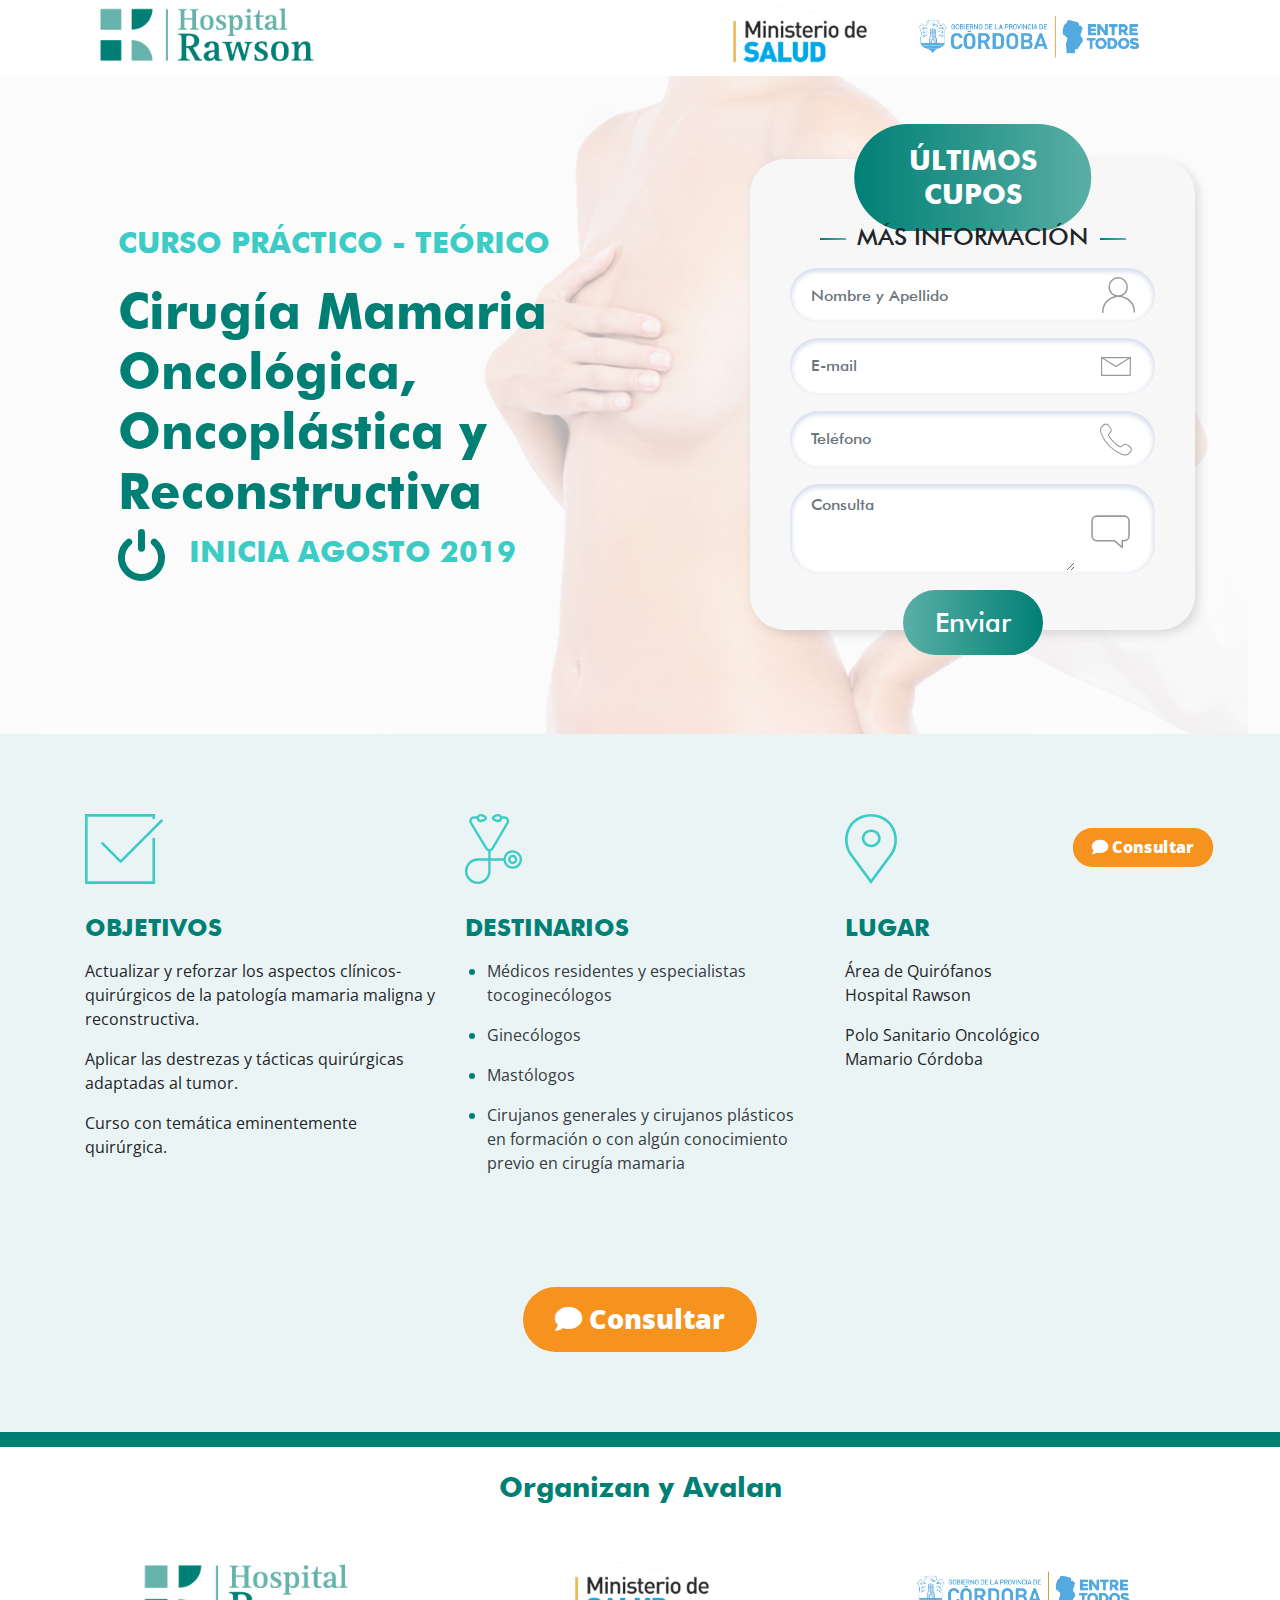
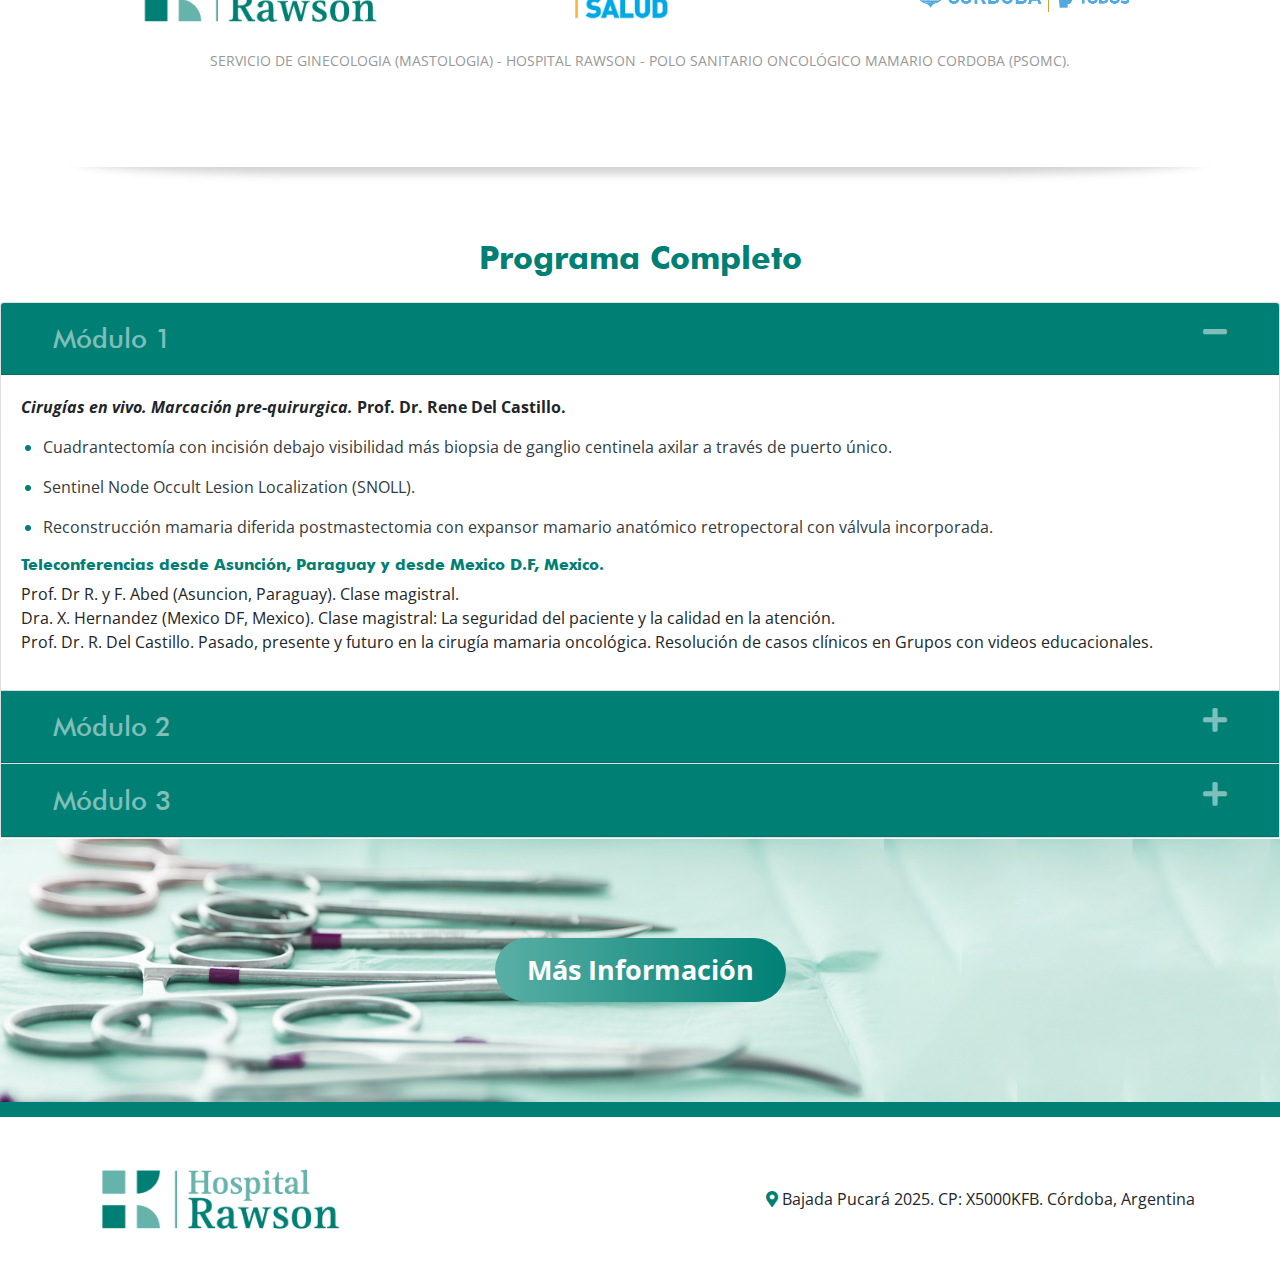
<file: index.html>
<!DOCTYPE html>
<html lang="en">
<head>
    <meta charset="UTF-8">
    <meta name="viewport" content="width=device-width, initial-scale=1.0">
    <meta http-equiv="X-UA-Compatible" content="ie=edge">
    <title>CURSO PRÁCTICO - TEÓRICO | Cirugía Mamaria Oncológica, Oncoplástica y Reconstructiva</title>
    <link rel="stylesheet" href="assets/css/bootstrap.min.css">
    <link rel="stylesheet" href="assets/css/style.css">
    <link rel="stylesheet" href="assets/css/responsive.css">
    <link rel="stylesheet" href="assets/css/all.css">
    <link rel="shortcut icon" href="assets/images/favicon.png" type="image/x-icon">
    <link href="http://fonts.googleapis.com/css?family=Open+Sans:400,600,600i,700&display=swap" rel="stylesheet">
    
    <!-- Google Tag Manager -->
    <script>(function(w,d,s,l,i){w[l]=w[l]||[];w[l].push({'gtm.start':
    new Date().getTime(),event:'gtm.js'});var f=d.getElementsByTagName(s)[0],
    j=d.createElement(s),dl=l!='dataLayer'?'&l='+l:'';j.async=true;j.src=
    'https://www.googletagmanager.com/gtm.js?id='+i+dl;f.parentNode.insertBefore(j,f);
    })(window,document,'script','dataLayer','GTM-W7BWPP9');</script>
    <!-- End Google Tag Manager -->

</head>
<body>
      <!-- Google Tag Manager (noscript) -->
      <noscript><iframe src="https://www.googletagmanager.com/ns.html?id=GTM-W7BWPP9"
      height="0" width="0" style="display:none;visibility:hidden"></iframe></noscript>
      <!-- End Google Tag Manager (noscript) -->
      
        <nav class="site-header sticky-top py-1 bg-white">
          <div class="container d-flex flex-column flex-md-row justify-content-between">
            <div class="row">
              <div class="col-lg-3 col-4">
                  <img src="assets/images/hospital-rawson.png" class="img-fluid" alt="">
              </div>
              <div class="col-lg-4 d-none d-lg-block d-md-block"></div>
              <div class="col-lg-2 col-3">
                  <img src="assets/images/salud.png" class="img-fluid" alt="">
              </div>
              <div class="col-lg-3 col-5">
                    <img src="assets/images/logo-cba.png" class="img-fluid" alt="">
              </div>

            </div>

            <a class="py-2 d-none d-md-inline-block ml-5" href="#">
            </a>
            <a class="py-2 d-none d-md-inline-block text-right" href="#">
            </a>

          </div>
        </nav>
    
        <div class="position-relative overflow-hidden p-3 p-md-5 bg-light hero" id="hero">
          <div class="container">
            <div class="row">
              <div class="col-md-6 col-12 p-lg-5 my-5">
                <p class="">CURSO PRÁCTICO - TEÓRICO</p>
                <h1 class="">Cirugía Mamaria Oncológica, Oncoplástica y Reconstructiva</h1>
                <img src="assets/images/inicia.svg" class="float-left mr-3 mr-lg-4 inicio" alt="">
                <p>INICIA AGOSTO 2019 </p>
              </div>
              <div class="col-md-1"></div>
              <div class="col-md-5 col-12">
                <div class="head-form">
                  <h3 class="text-center text-white mb-0">ÚLTIMOS CUPOS</h3>
                </div>
                <div class="form">
                  <h4 class="text-center font-weight-normal sub-form position-relative mb-3">MÁS INFORMACIÓN</h4>
                  <form action="contact_process.php" method="POST">
                    <div class="form-group">
                      <div class="input-group">
                        <input type="text" class="form-control" id="name" name="name" placeholder="Nombre y Apellido">
                        <div class="input-group-prepend">
                          <div class="input-group-text">
                            <img src="assets/images/iconos/nombre.svg" alt="">
                          </div>
                        </div>
                      </div>
                    </div>
                    <div class="form-group">
                        <div class="input-group mb-2">
                          <input type="email" class="form-control" id="email" name="email" placeholder="E-mail">
                            <div class="input-group-prepend">
                              <div class="input-group-text">
                                <img src="assets/images/iconos/mail.svg" alt="">
                              </div>
                            </div>
                        </div>
                      
                    </div>
                    <div class="form-group">
                        <div class="input-group mb-2">
                          <input type="text" class="form-control" id="phone" name="phone" placeholder="Teléfono">
                            <div class="input-group-prepend">
                              <div class="input-group-text">
                                <img src="assets/images/iconos/telefono.svg" alt="">
                              </div>
                            </div>
                        </div>
                    </div>
                    <div class="form-group">
                        <div class="input-group textarea mb-2">
                          <textarea name="consulta" id="" rows="3" class="form-control" placeholder="Consulta"></textarea>
                            <div class="input-group-prepend">
                              <div class="input-group-text">
                                <img src="assets/images/iconos/mensaje.svg" alt="">
                              </div>
                            </div>
                        </div> 
                    </div>
                    <button type="submit" class="btn btn-primary btn-center">Enviar</button>
                  </form>
                </div>
              </div>
            </div>
          </div>
        </div>
    
        <section class="curso">
          <div class="container">
            <div class="row">
              <div class="col-lg-4 col-12 mb-4 text-lg-left text-md-left text-center mb-5">
                <img src="assets/images/iconos/objetivos.svg" class="img-curso" alt="">
                <h4 class="color-verder mb-3">OBJETIVOS</h4>
                <p>Actualizar y reforzar los aspectos clínicos-quirúrgicos de la patología mamaria maligna y reconstructiva.</p>
                <p>Aplicar las destrezas y tácticas quirúrgicas adaptadas al tumor.</p>
                <p>Curso con temática eminentemente quirúrgica.</p>
              </div>
              <div class="col-lg-4 col-12 mb-4 text-lg-left text-md-left text-center mb-5">
                <img src="assets/images/iconos/destinatarios.svg" class="img-curso" alt="">
                <h4 class="color-verder mb-3">DESTINARIOS</h4>
                <ul>
                  <li>
                    <p class="text-dark">Médicos residentes y especialistas tocoginecólogos</p>
                  </li>
                  <li>
                    <p class="text-dark">Ginecólogos</p>
                  </li>
                  <li>
                    <p class="text-dark">Mastólogos</p>
                  </li>
                  <li>
                    <p class="text-dark">Cirujanos generales y cirujanos plásticos en formación o con algún conocimiento previo en cirugía mamaria</p>
                  </li>
                </ul>
                
              </div>
              <div class="col-lg-4 col-12 mb-4 text-lg-left text-md-left text-center mb-5">
                <img src="assets/images/iconos/lugar.svg" class="img-curso" alt="">
                <h4 class="color-verder mb-3">LUGAR</h4>
                <p>Área de Quirófanos<br>
                    Hospital Rawson
                </p>
                <p>
                    Polo Sanitario Oncológico<br>
                    Mamario Córdoba 
                </p>
              </div>
              <div class="col-12 text-center mt-5">
                  <a class="btn btn-warning text-white" href="#hero"> <i class="fa fa-comment"></i> Consultar</a>
              </div>
            </div>
          </div>
        </section>

        <section class="my-4 organizan">
          <div class="container">
            <div class="row">
              <div class="col-12 text-center mb-5">
                <h3 class="color-verder">Organizan y Avalan</h3>
              </div>
              <div class="col-lg-4 col-12 text-center">
                <img src="assets/images/hospital-rawson.png" class="logos-organizan" alt="">
                
              </div>
              <div class="col-lg-4 col-4 text-center">
                <img src="assets/images/salud.png" class="logos-organizan" alt="">
                
                
              </div>
              <div class="col-lg-4 col-8 text-center">
                <img src="assets/images/logo-cba.png" class="logos-organizan" alt="">
                
              </div>
              
            </div>
            <div class="row">
              <div class="col-12 mt-4 text-center">
                <p class="org-texto">SERVICIO DE GINECOLOGIA (MASTOLOGIA) - HOSPITAL RAWSON     -      POLO SANITARIO ONCOLÓGICO MAMARIO CORDOBA (PSOMC).</p>
              </div>
              
            </div>
            <div class="row">
              <div class="col-12 shadow curved">

              </div>
            </div>
          </div>
        </section>
    
        <section>
          <div class="container">
            <div class="row">
              <div class="col-12 text-center">
                <h2 class="color-verder mb-4">Programa Completo</h2>
              </div>
            </div>
          </div>
          <div class="bs-example">
            <div class="accordion" id="accordionExample">
                <div class="card">
                    <div class="card-header" id="headingOne">
                      <h2 class="mb-0 ">
                          <button type="button" class="btn btn-link text-white-50 w-100 text-left" data-toggle="collapse" data-target="#collapseOne"><i class="fa fa-plus float-right"></i> Módulo 1 </button>									
                        </h2>
                    </div>
                    <div id="collapseOne" class="collapse show" aria-labelledby="headingOne" data-parent="#accordionExample">
                        <div class="card-body">
                            <p><b><i>Cirugías en vivo. Marcación pre-quirurgica.</i> Prof. Dr. Rene Del Castillo.</b></p>
                            <ul>
                              <li>
                                <p class="text-dark">Cuadrantectomía con incisión debajo visibilidad más biopsia de ganglio centinela axilar a través de puerto único.
                                  </p>
                              </li>
                              <li>
                                <p class="text-dark">Sentinel Node Occult Lesion Localization (SNOLL).</p>
                              </li>
                              <li>
                                <p class="text-dark">Reconstrucción mamaria diferida postmastectomia con expansor mamario anatómico retropectoral con válvula incorporada.</p>
                              </li>
                            </ul>
                            <h6 class="color-verder">Teleconferencias desde Asunción, Paraguay y desde Mexico D.F, Mexico.
                              </h6>
                            <p>
                                Prof. Dr R. y F. Abed (Asuncion, Paraguay). Clase magistral.<br>
                                Dra. X. Hernandez (Mexico DF, Mexico). Clase magistral: La seguridad del paciente y la calidad en la atención.<br>
                                Prof. Dr. R. Del Castillo. Pasado, presente y futuro en la cirugía mamaria oncológica. Resolución de casos clínicos en Grupos con videos educacionales. 
                            </p>
                        </div>
                    </div>
                </div>
                <div class="card">
                    <div class="card-header" id="headingTwo">
                        <h2 class="mb-0">
                            <button type="button" class="btn btn-link collapsed text-white-50 w-100 text-left" data-toggle="collapse" data-target="#collapseTwo"><i class="fa fa-plus float-right"></i> Módulo 2</button>
                        </h2>
                    </div>
                    <div id="collapseTwo" class="collapse " aria-labelledby="headingTwo" data-parent="#accordionExample">
                        <div class="card-body">
                            <p><b><i>Cirugías en vivo. Marcación pre-quirurgica.</i> Dr. Eduardo Gonzalez y Dr. Gaston Berman.</b></p>
                            <ul>
                              <li>
                                <p class="text-dark">Mastectomía reductora de riesgo ahorradora de piel con injerto libre del complejo areola pezón con reconstrucción mamaria inmediata retropectoral con prótesis anatómica más simetrización contralateral.
                                  </p>
                              </li>
                              <li>
                                <p class="text-dark">Mastectomía reductora de riesgo con conservación del complejo areola y pezón por el surco submamario más reconstrucción mamaria inmediata prepectoral con prótesis anatómica más lipotransferencia de lecho de mastectomía contralateral.
                                  </p>
                              </li>
                              <li>
                                <p class="text-dark">Reconstrucción mamaria diferida post tratamiento conservador con lipotransferencia +- simetrización.</p>
                              </li>
                            </ul>
                            <h6 class="color-verder">Teleconferencias desde Milan, Italia. Dr Gabriel Farante.</h6>
                              <p>Clase Magistral: Manejo actual del Carcinoma Ductal In-Situ. Experiencia del Instituto Europeo de Oncologia (IEO).
                              </p>
                            <h6 class="color-verder">Dr. Gaston Berman.</h6>   
                            <p>Cómo evitar complicaciones en cirugía mamaria oncoplástica.</p>
                            <h6 class="color-verder">Prof. Dr. Rene Del Castillo.</h6>   
                            <p>Estado actual del manejo de la axila.</p>
                            <p>Resolución de casos clínicos. Videos quirúrgicos educacionales</p>
                        </div>
                    </div>
                </div>
                <div class="card">
                    <div class="card-header" id="headingThree">
                        <h2 class="mb-0">
                            <button type="button" class="btn btn-link collapsed text-white-50 w-100 text-left" data-toggle="collapse" data-target="#collapseThree"><i class="fa fa-plus float-right"></i> Módulo 3</button>                     
                        </h2>
                    </div>
                    <div id="collapseThree" class="collapse" aria-labelledby="headingThree" data-parent="#accordionExample">
                        <div class="card-body">
                            <p><b><i>Cirugías en vivo. Marcación pre-quirurgica.</i> Dra. Diana Montoya.</b></p>
                            <ul>
                              <li>
                                <p class="text-dark">Cuadrantectomía con patrón circular tipo round block mas biopsia de ganglio centinela axilar.</p>
                              </li>
                              <li>
                                <p class="text-dark">Cuadrantectomía con patrón vertical a pedículo superior más biopsia de ganglio centinela axilar.</p>
                              </li>
                              <li>
                                <p class="text-dark">Tumorectomia de precisión con arpón.</p>
                              </li>
                            </ul>
                            <h6 class="color-verder">Teleconferencias desde La Coruña, España y desde Berlin - Alemania.</h6>
                            <h6 class="color-verder">Dr Benigno Acea (La Coruna - España) Clases magistrales.</h6> 
                              <ul>
                                <li>
                                  <p class="text-dark">Segmentación mamaria y su utilidad en la planificación quirúrgica de la cirugía conservadora.</p>
                                </li>
                                <li>
                                  <p class="text-dark">Cuadrantectomía más biopsia de ganglio centinela axilar por puerto único. Experiencia de la Unidad de Mama Complejo Hospitalario Universitario La Coruña.</p>
                                </li>
                              </ul>  
                            <h6 class="color-verder">Dr. Alvaro Erramuspe (Berlín - Alemania)  Clase magistral:</h6>   
                            <p>La incorporación de nuevas tecnologías y su mejor nivel de aprovechamiento.</p>
                            <h6 class="color-verder">Dra Diana Montoya</h6>   
                            <p>Experiencia de pacientes de alto riesgo para cáncer de mama del Centro mamario del Hospital Universitario Austral.</p>
                            <p>Resolución de casos clínicos</p>
                        </div>
                    </div>
                </div>
            </div>
          </div>
        </section>
        
        <section class="cta">
          <div class="container">
            <div class="row">
              
              <div class="col-12 text-center ">
                  <a class="btn btn-primary text-white font-weight-bold" href="#hero"> Más Información</a>
              </div>
            </div>
          </div>
        </section>

        <footer class="container py-5">
          <div class="row">
            <div class="col-12 col-md-6 text-lg-left text-center">
                <img src="assets/images/hospital-rawson.png" class="img-fluid w-50 mb-4 mb-lg-0 mb-md-0" alt="">
            </div>
            <div class="col-12 col-md-6 text-lg-right text-center my-auto">
                <hp><i class="fas fa-map-marker-alt color-verder"></i> Bajada Pucará 2025. CP: X5000KFB. Córdoba, Argentina</hp> 
            </div>
            
          </div>
        </footer>
    
        <div class="cta-fixed mt-5">
            <a class="btn btn-warning text-white" href="#hero"> <i class="fa fa-comment"></i> Consultar</a>
        </div>
        <!-- Bootstrap core JavaScript-->
      <script src="assets/js/jquery.min.js"></script>
      <script src="assets/js/bootstrap.min.js"></script>
      <script>
          $(document).ready(function(){
              // Add minus icon for collapse element which is open by default
              $(".collapse.show").each(function(){
                $(this).prev(".card-header").find(".fa").addClass("fa-minus").removeClass("fa-plus");
              });
              
              // Toggle plus minus icon on show hide of collapse element
              $(".collapse").on('show.bs.collapse', function(){
                $(this).prev(".card-header").find(".fa").removeClass("fa-plus").addClass("fa-minus");
              }).on('hide.bs.collapse', function(){
                $(this).prev(".card-header").find(".fa").removeClass("fa-minus").addClass("fa-plus");
              });
          });
      </script>
      <!--================================================== -->
        
      
 
</body>

</html>
</file>
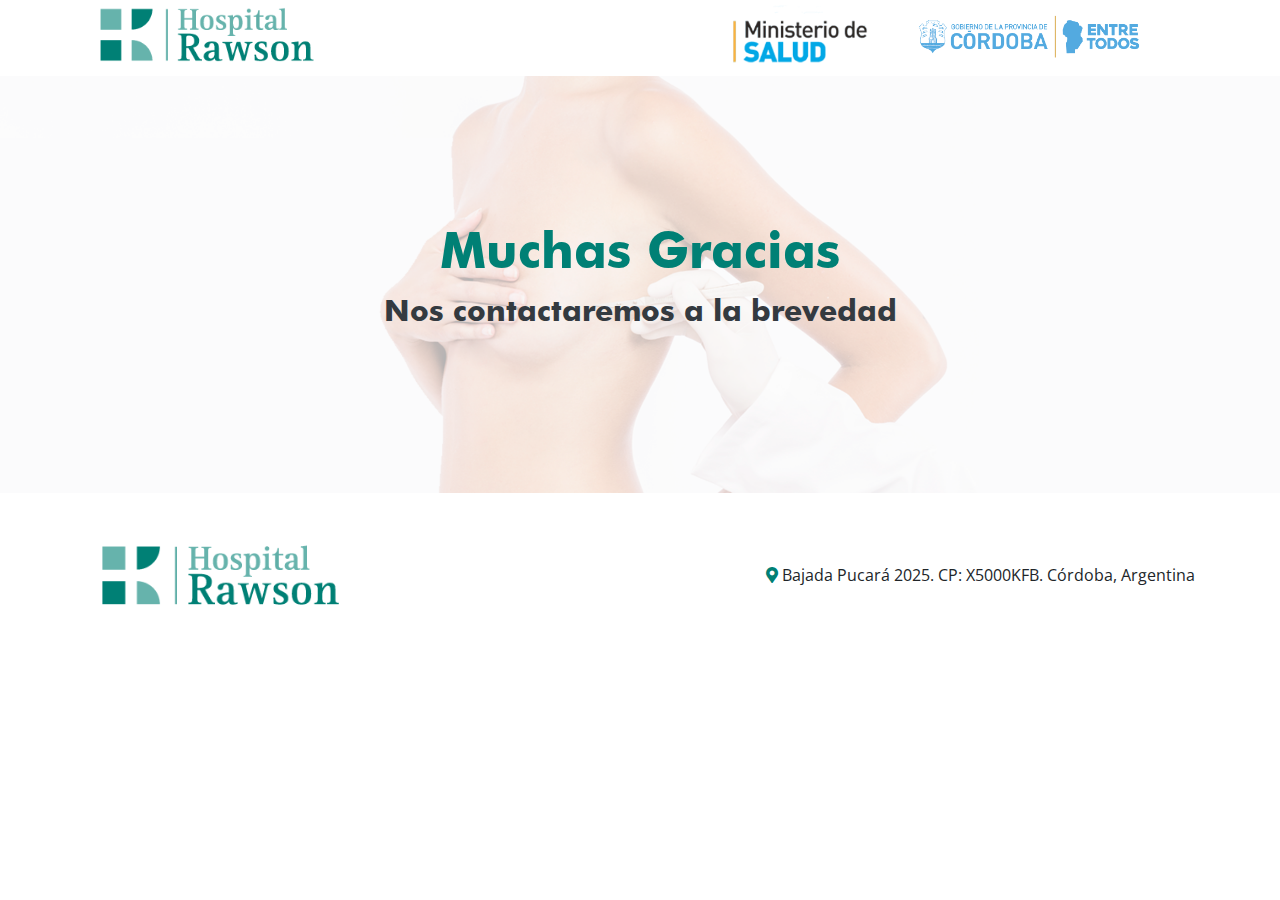
<file: gracias.html>
<!DOCTYPE html>
<html lang="en">
<head>
    <meta charset="UTF-8">
    <meta name="viewport" content="width=device-width, initial-scale=1.0">
    <meta http-equiv="X-UA-Compatible" content="ie=edge">
    <title>CURSO PRÁCTICO - TEÓRICO | Cirugía Mamaria Oncológica, Oncoplástica y Reconstructiva</title>
    <link rel="stylesheet" href="assets/css/bootstrap.min.css">
    <link rel="stylesheet" href="assets/css/style.css">
    <link rel="stylesheet" href="assets/css/responsive.css">
    <link rel="stylesheet" href="assets/css/all.css">
    <link rel="shortcut icon" href="assets/images/favicon.png" type="image/x-icon">
    <link href="http://fonts.googleapis.com/css?family=Open+Sans:400,600,600i,700&display=swap" rel="stylesheet">

    <!-- Google Tag Manager -->
    <script>(function(w,d,s,l,i){w[l]=w[l]||[];w[l].push({'gtm.start':
    new Date().getTime(),event:'gtm.js'});var f=d.getElementsByTagName(s)[0],
    j=d.createElement(s),dl=l!='dataLayer'?'&l='+l:'';j.async=true;j.src=
    'https://www.googletagmanager.com/gtm.js?id='+i+dl;f.parentNode.insertBefore(j,f);
    })(window,document,'script','dataLayer','GTM-W7BWPP9');</script>
    <!-- End Google Tag Manager -->

</head>
<body>
        <!-- Google Tag Manager (noscript) -->
        <noscript><iframe src="https://www.googletagmanager.com/ns.html?id=GTM-W7BWPP9"
        height="0" width="0" style="display:none;visibility:hidden"></iframe></noscript>
        <!-- End Google Tag Manager (noscript) -->
        
        <nav class="site-header sticky-top py-1 bg-white">
          <div class="container d-flex flex-column flex-md-row justify-content-between">
            <div class="row">
              <div class="col-lg-3 col-4">
                  <img src="assets/images/hospital-rawson.png" class="img-fluid" alt="">
              </div>
              <div class="col-lg-4 d-none d-lg-block d-md-block"></div>
              <div class="col-lg-2 col-3">
                  <img src="assets/images/salud.png" class="img-fluid" alt="">
              </div>
              <div class="col-lg-3 col-5">
                    <img src="assets/images/logo-cba.png" class="img-fluid" alt="">
              </div>

            </div>

            <a class="py-2 d-none d-md-inline-block ml-5" href="#">
            </a>
            <a class="py-2 d-none d-md-inline-block text-right" href="#">
            </a>

          </div>
        </nav>
    
        <div class="position-relative overflow-hidden p-3 p-md-5 bg-light hero" id="hero">
          <div class="container">
            <div class="row">
              <div class="text-center col-12 p-lg-5 my-5">
                <h1 class="">Muchas Gracias</h1>
                <p class="text-dark">Nos contactaremos a la brevedad </p>
              </div>
             
             
            </div>
          </div>
        </div>
    
        
      

        <footer class="container py-5">
          <div class="row">
            <div class="col-12 col-md-6 text-lg-left text-center">
                <img src="assets/images/hospital-rawson.png" class="img-fluid w-50 mb-4 mb-lg-0 mb-md-0" alt="">
            </div>
            <div class="col-12 col-md-6 text-lg-right text-center my-auto">
                <hp><i class="fas fa-map-marker-alt color-verder"></i> Bajada Pucará 2025. CP: X5000KFB. Córdoba, Argentina</hp> 
            </div>
            
          </div>
        </footer>
    
        <!-- Bootstrap core JavaScript-->
      <script src="assets/js/jquery.min.js"></script>
      <script src="assets/js/bootstrap.min.js"></script>
      <script>
          $(document).ready(function(){
              // Add minus icon for collapse element which is open by default
              $(".collapse.show").each(function(){
                $(this).prev(".card-header").find(".fa").addClass("fa-minus").removeClass("fa-plus");
              });
              
              // Toggle plus minus icon on show hide of collapse element
              $(".collapse").on('show.bs.collapse', function(){
                $(this).prev(".card-header").find(".fa").removeClass("fa-plus").addClass("fa-minus");
              }).on('hide.bs.collapse', function(){
                $(this).prev(".card-header").find(".fa").removeClass("fa-minus").addClass("fa-plus");
              });
          });
      </script>
      <!--================================================== -->
        
      
 
</body>

</html>
</file>
<file: assets/css/style.css>
@font-face {
    font-family: 'Futura';
    src: url(../fonts/futuram.ttf);
    font-weight: 400;
}

@font-face {
    font-family: 'Futura';
    src: url(../fonts/futurab.ttf);
    font-weight: 800;
}

body{
    margin: 0;
    font-family: 'Open Sans'
}

html{
    scroll-behavior: smooth;
}

h1, h2, h3, h4, h5, h6{
    font-family: 'Futura';
    font-weight: 800
}

.color-verder{color:#008075!important;}
.logos-navbar{ height: 70px;}

.hero{background: url(../images/banner-inicio.png);background-size: cover;background-repeat: no-repeat;font-family: 'Futura'; }
.hero p{font-weight: 800; color: #3DCBC6;font-size: 30px;}
.hero h1 {font-weight: 800; color: #008075;font-size: 50px;}
.input-group {
    background: white;
    padding: 3px 9px;
    border-radius: 100px;
    box-shadow: inset 0px 2px 4px 2px #c3cfe2a3;
    /* border: 3px solid; */
}
.input-group.textarea {

    border-radius: 30px;

}
.form-control {
    border: 0px solid #ced4da;
    height: calc(2.25rem + 12px);
    background: rgba(255, 255, 255, 0);
}
.input-group-text {
    background-color: transparent;
    border: 0px solid #ced4da;
}
.form-control:focus {
    color: #495057;
    background-color: #fff0;
    border-color: #80bdff;
    outline: 0;
    box-shadow: 0 0 0 0rem rgba(0,123,255,.25);
}
.form {
    background: #F7F7F7;
    padding: 64px 40px 40px 40px;
    border-radius: 35px;
    box-shadow: 4px 4px 10px rgba(128, 128, 128, 0.24);
    margin-top: 35px;
}
.btn-primary {
    color: #fff;
    background: linear-gradient(to right, #5AAFA5, #008075);
    border-color: #007bff00;
}


.btn-primary:hover {
    color: #fff;
    background: linear-gradient(to left, #5AAFA5, #008075);
    border-color: #007bff00;
}
.btn {
    display: inline-block;
    font-weight: 400;
    text-align: center;
    white-space: nowrap;
    vertical-align: middle;
    -webkit-user-select: none;
    -moz-user-select: none;
    -ms-user-select: none;
    user-select: none;
    border: 0px solid transparent;
    padding: .75rem 2.0rem;
    font-size: 1.7rem;
    line-height: 1.5;
    border-radius: 2.5rem;
    transition: background .3s ease-in-out;
}

.btn-link:hover {
    color: white;
    text-decoration: none;
    background-color: transparent;
    border-color: transparent;
}
.btn-link.focus, .btn-link:focus {
    text-decoration:none;
    border-color: transparent;
    box-shadow: none;
}

.btn-center {
    position: absolute;
    left: 50%;
    transform: translateX(-50%);
}

.head-form {
    background: linear-gradient(to left, #5AAFA5, #008075);
    padding: 20px;
    width: fit-content;
    border-radius: 100px;
    position: absolute;
    left: 50%;
    top: 0;
    transform: translateX(-50%);
}
.sub-form::before{
    content: '';
    position: absolute;
    width: 26px;
    height: 2px;
    background: linear-gradient(to left, #5AAFA5, #008075);
    left: 50%;
    transform: translateX(-153px);
    top: 50%;
}
.sub-form::after{
    content: '';
    position: absolute;
    width: 26px;
    height: 2px;
    background: linear-gradient(to left, #5AAFA5, #008075);
    right: 50%;
    transform: translateX(153px);
    top: 50%;
}

/* CURSO */
.curso{
    padding: 80px 0;
    background-color: #EBF4F5;
    border-bottom: 15px solid #008075;
}

.img-curso{height: 70px;margin-bottom: 30px}
ul {
    color: #008075;
    padding-left: 22px;
}
.btn-warning {
    color: #ffffff;
    background-color: #F6921E;
    border-color: #F6921E;
    font-weight: 800;
}

/* ORGANIZAN */

.shadow {
    position: relative;
    margin: 3em auto;
    padding-top: 2em;
    width: 400px;
    height: 14px;
    border: 0px solid #777777;
    border-radius: 5px;
    background: #ffffff;
    text-align: center;
    box-shadow: 0 0 25px 0 rgba(50,50,50,0) inset!important;
  }
  
  .shadow:after {
    content: "";
    position: relative;
  }
  
  .curved:after, .curved-2:after {
    position: relative;
    z-index: -2;
  }
  
  .curved:after {
    position: absolute;
    top: 50%;
    left: 12px;
    right: 12px;
    bottom: 0;
    box-shadow: 0 0px 10px 7px rgba(100,100,100,0.3);
    border-radius: 450px / 15px
  }
.logos-organizan{height: 66px;}
.org-texto{color: #989898; font-size: 14px}
.card-header {
    padding: .2rem 1.25rem;
    margin-bottom: 0;
    background-color: #008075;
    border-bottom: 1px solid rgba(0,0,0,.125);
    color: white;
}

/* CTA */

.cta{
    padding: 100px 0;
    background-image: url(../images/bg-cta.jpg);
    background-size: cover;
    background-repeat: no-repeat;
    border-bottom: 15px solid #008075;
}

.cta-fixed{    position: fixed;
    bottom: 20px;
    right: 20px;
    transform: scale(.6);}
</file>
<file: assets/css/responsive.css>
@media (max-width:768px){
    .hero h1 {
        font-size: 40px;
    }
    .hero p {
        font-size: 20px;
    }
    .inicio{width: 30px;}
    .h2, h2 {
        font-size: 1.5rem;
    }
    .h3, h3 {
        font-size: 1.4rem;
    }
    .h4, h4 {
        font-size: 1.3rem;
    }
    .sub-form::before {
        transform: translateX(-138px);
    }
    .sub-form::after {
        transform: translateX(138px);
    }
    .hero {
        padding-bottom: 80px!important;
        background-position: 43%;
    }
    .img-curso {
        height: 60px;
    }
    ul {

        list-style: none;
    }
    .logos-organizan {
        height: 50px;
        margin-top: 20px;
    }
    .card-body {
        -ms-flex: 1 1 auto;
        flex: 1 1 auto;
        padding: 3.25rem;
    }
    .cta-fixed {
        position: fixed;
        bottom: 0px;
        right: 50%;
        transform: scale(.6) translateX(80%);
    }
}
</file>
